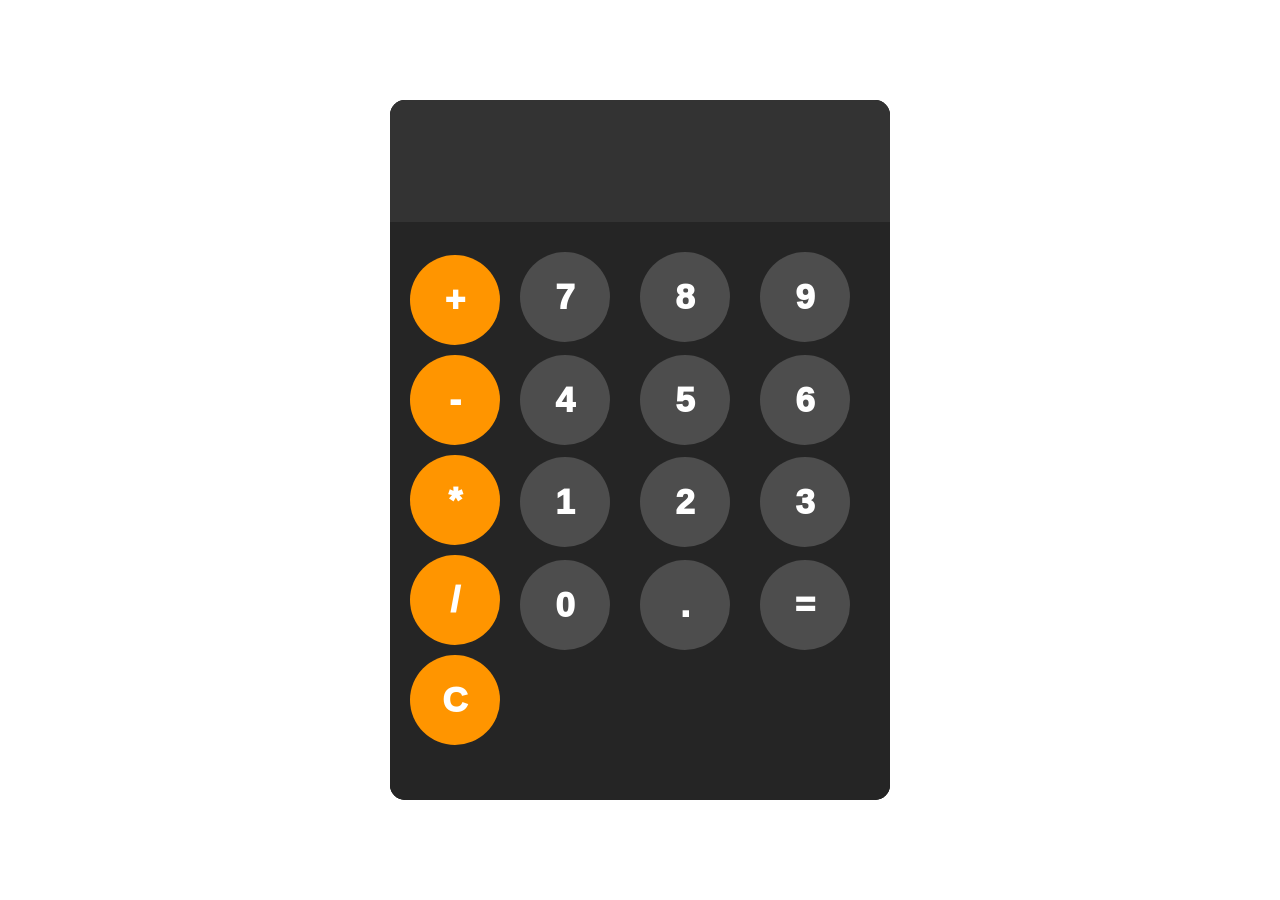
<file: code/calculator/index.html>
<!DOCTYPE html>
<html lang="en">

          <head>
                    <meta charset="UTF-8">
                    <link rel="stylesheet" href="style.css">
                    <meta name="viewport" content="width=device-width, initial-scale=1.0">
                    <title>Calculator</title>
          </head>

          <body>

                    <div id="mainContainer">

                              <div id="inputContainer">
                                        <input id="input" type="text">
                              </div>
                              <div id="buttonContainer">
                                        <div id="oprationalContainer">
                                                  <button onclick="btnPressed(`+`)" id="addition" class="oprational">+</button>
                                                  <button onclick="btnPressed(`-`)" id="subtraction" class="oprational">-</button>
                                                  <button onclick="btnPressed(`*`)" id="multiplication" class="oprational">*</button>
                                                  <button onclick="btnPressed(`/`)" id="divition" class="oprational">/</button>
                                                  <button onclick="btnPressed(`C`)" id="clear" class="oprational">C</button>
                                        </div>
                                        <div id="numberContainer">
                                                  <button onclick="btnPressed(`7`)" id="btn7" class="number">7</button>
                                                  <button onclick='btnPressed("8  ")' id="btn8" class="number">8</button>
                                                  <button onclick="btnPressed(`9`)" id="btn9" class="number">9</button>
                                                  <button onclick="btnPressed(`4`)" id="btn4" class="number">4</button>
                                                  <button onclick="btnPressed(`5`)" id="btn5" class="number">5</button>
                                                  <button onclick="btnPressed(`6`)" id="btn6" class="number">6</button>
                                                  <button onclick="btnPressed(`1`)" id="btn1" class="number">1</button>
                                                  <button onclick="btnPressed(`2`)" id="btn2" class="number">2</button>
                                                  <button onclick="btnPressed(`3`)" id="btn3" class="number">3</button>
                                                  <button onclick="btnPressed(`0`)" id="btn0" class="number">0</button>
                                                  <button onclick="btnPressed(`.`)" id="btn." class="number">.</button>
                                                  <button onclick="btnPressed(`=`)" id="ans" class="number">=</button>
                                        </div>
                              </div>
                    </div>
                    <script src="app.js"></script>
          </body>

</html>
</file>
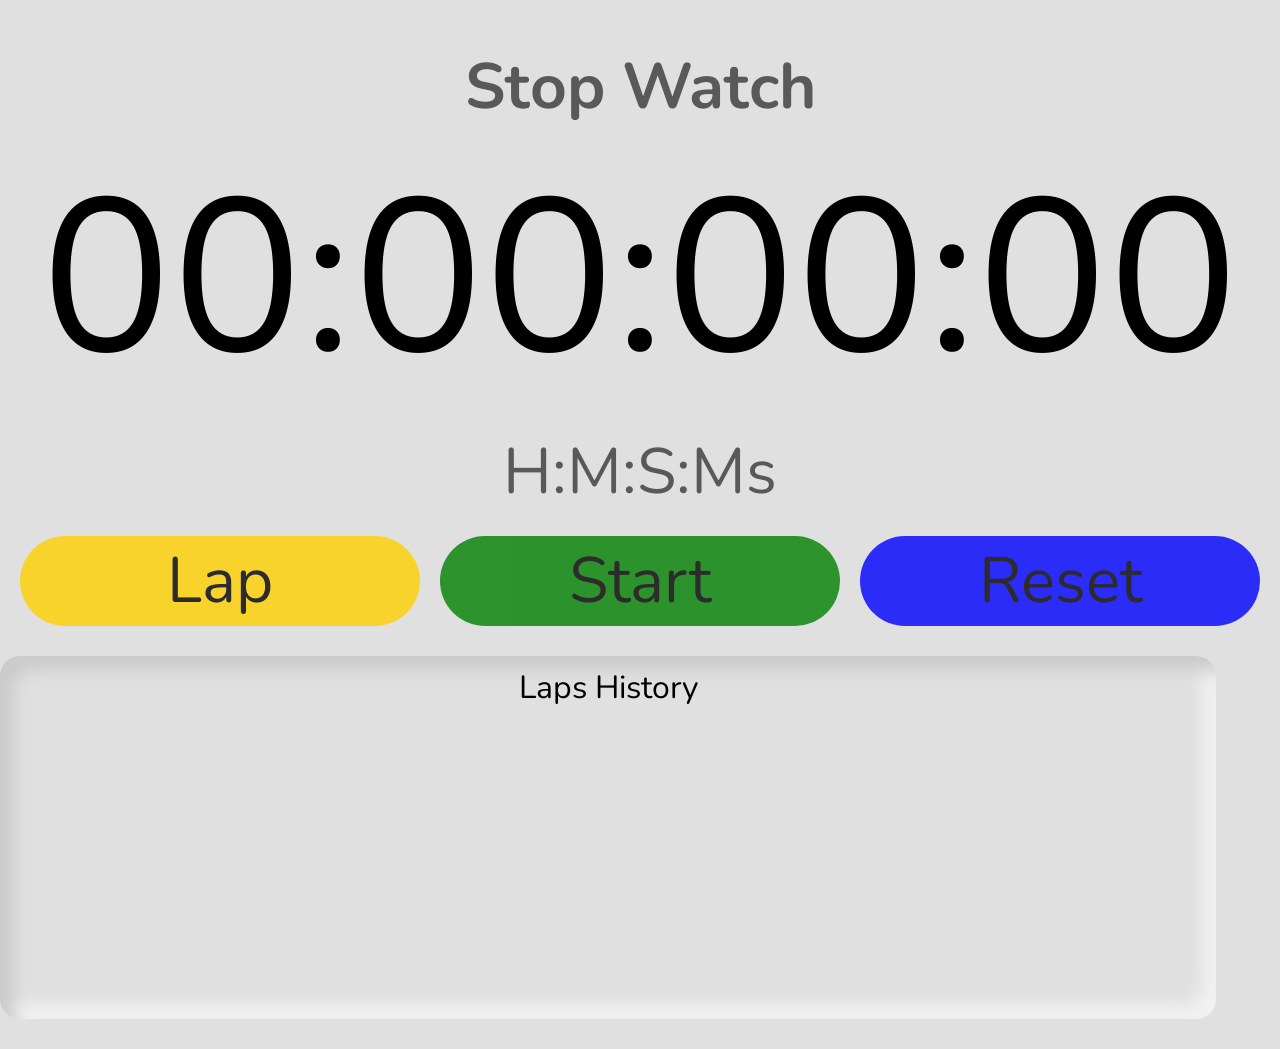
<file: code/Stop Watch/index.html>
<!DOCTYPE html>
<html lang="en">

          <head><link rel="shortcut icon" href="./img/Stop Watch.svg" type="image/x-icon">
                    <meta charset="UTF-8">
                    <meta name="viewport" content="width=device-width, initial-scale=1.0">
                    <title>UtilityBox</title>
                    <link rel="stylesheet" href="style.css">
          </head>

          <body data-theme="light">
                    

                    
                    <h1>Stop Watch</h1>
                    <label id="output" for="">00:00:00:00</label>
                    <br>
                    <label id="format" for="">H:M:S:Ms</label>
                    <div id="btnContainer">
                              <button onclick="laps()" id="lapsBtn">Lap</button>
                              <button onclick="start(this.innerText)" id="startBtn">Start</button>
                              <button onclick="reset()" id="resetBtn">Reset</button>
                    </div>
                    
                    <div id="lapsContainer">
                              <div id="lapsContainerHeader">
                                        <p>Laps History</p>
                              </div>
                              <div id="lapsContainerData"></div>


                    </div>





                    <script src="app.js"></script>
          </body>

</html>
</file>
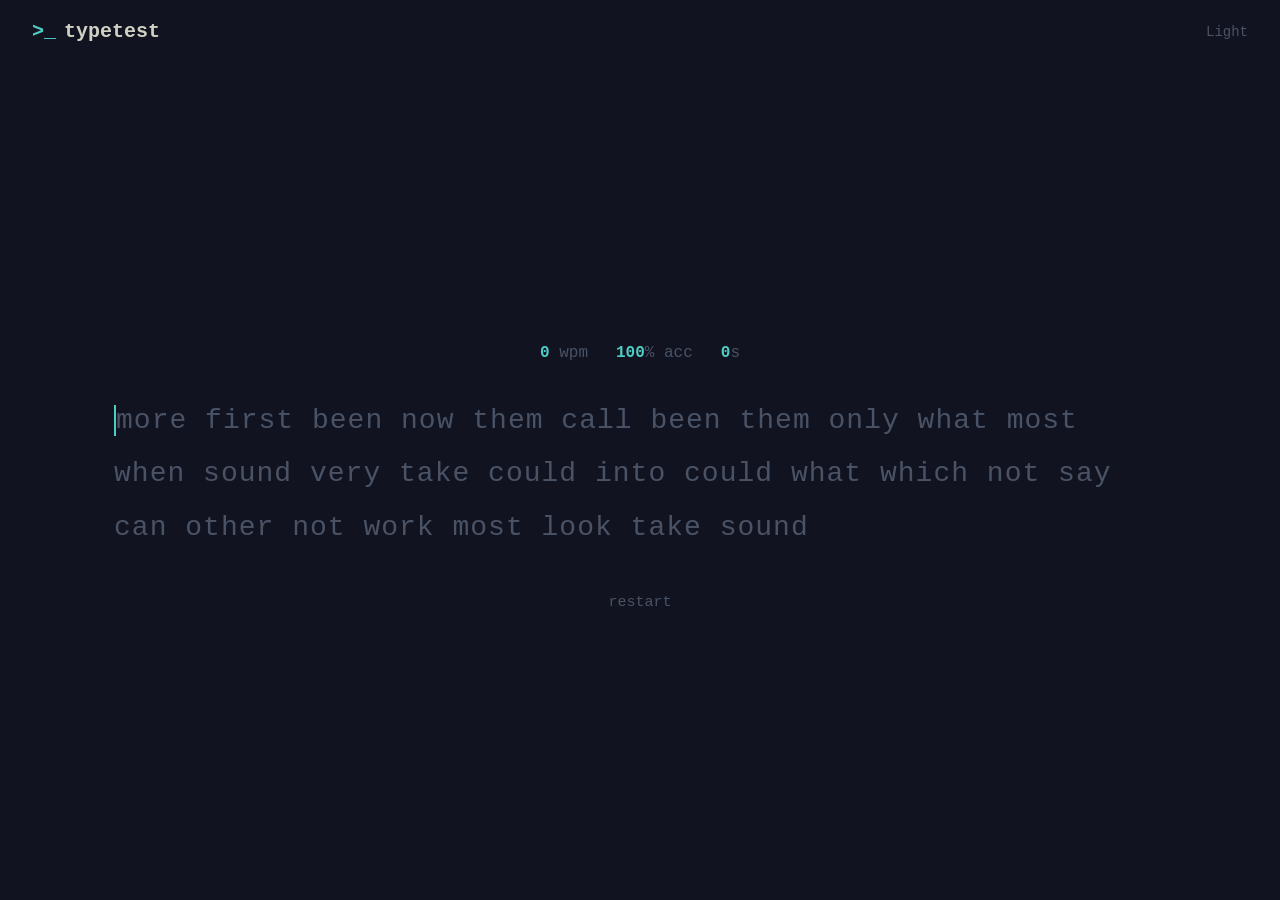
<file: code/type speed tester/index.html>
<!--
  ============================================================
  TYPING TEST  -  index.html
  ------------------------------------------------------------
  This is the STRUCTURE of the page (the skeleton).
  HTML = "what things are". CSS = "how they look".
  JS  = "what they do".

  Design inspired by Monkeytype: monospace font, dark theme,
  a teal accent, and words that flow across the screen.

  Read the comments as you go. Each <tag> is labelled so you
  can see WHY it was chosen.
  ============================================================
-->
<!DOCTYPE html>
<!-- lang tells the browser + screen readers this page is English -->
<html lang="en">

    <head>
        <!-- meta: information ABOUT the page (not shown on screen) -->
        <meta charset="UTF-8" />
        <meta name="viewport" content="width=device-width, initial-scale=1.0" />

        <!-- title: text shown on the browser tab -->
        <title>Typing Test</title>

        <!-- link: pulls in our external stylesheet (the CSS file) -->
        <link rel="stylesheet" href="style.css" />
    </head>

    <!-- We store the current theme on the <body> using a data-* attribute. -->
    <!-- JavaScript flips this between "dark" and "light".                  -->

    <body data-theme="dark">

        <!-- header: the top bar with the logo and the theme button -->
        <header class="topbar">

            <!-- The little logo on the left -->
            <div class="logo">
                <span class="logo-mark">&gt;_</span>
                <span class="logo-text">typetest</span>
            </div>

            <!-- button: click to switch between dark and light themes -->
            <button id="theme-toggle" class="theme-toggle">Light</button>

        </header>

        <!-- main: the primary content of the page -->
        <main class="app">

            <!-- The three live stats: speed, accuracy and time. -->
            <!-- They sit quietly above the words, like on Monkeytype. -->
            <section class="stats">
                <span class="stat"><b id="wpm">0</b> wpm</span>
                <span class="stat"><b id="accuracy">100</b>% acc</span>
                <span class="stat"><b id="timer">0</b>s</span>
            </section>

            <!-- The words to type are printed here.                          -->
            <!-- JS fills this with one <span> per character so we can colour  -->
            <!-- each letter and draw a caret on the current one.             -->
            <div class="quote" id="quote"> </div>

            <!-- A hidden text box that actually catches the typing.          -->
            <!-- We don't show it; clicking anywhere focuses it instead, so   -->
            <!-- the design stays clean like a real typing app.               -->
            <input id="input" class="hidden-input" autocomplete="off" autocapitalize="off" spellcheck="false" />

            <!-- button: load a fresh set of words and start over -->
            <button id="restart" class="button">restart</button>

        </main>

        <!-- script: loaded LAST so all the HTML above already exists -->
        <script src="script.js"></script>

    </body>

</html>
</file>
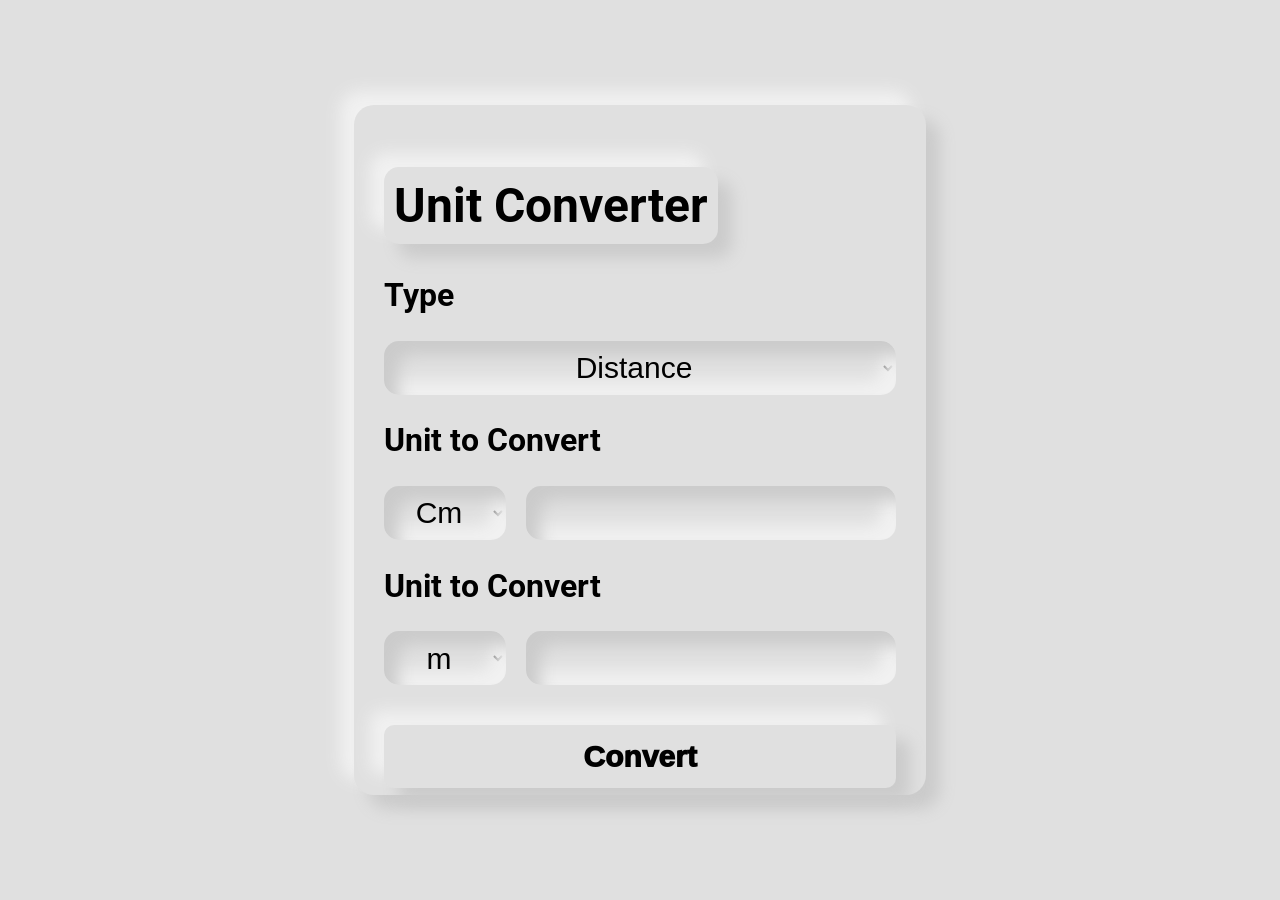
<file: code/Unit converter/index.html>
<!DOCTYPE html>
<html lang="en">

          <head>
                    <link rel="stylesheet" href="style.css">
                    <meta charset="UTF-8">
                    <meta name="viewport" content="width=device-width, initial-scale=1.0">
                    <title>Document</title>
          </head>

          <body data-theme="light">
                    <div id="mainContainer">
                              <h1>Unit Converter</h1>
                              <div>
                                        <h2>Type</h2>

                                        <select class="dropDown" id="typeContainer">
                                                  <option value="Distance">Distance</option>
                                                  <option value="Temrature">Temrature</option>
                                                  <option value="Storage">Storage</option>
                                                  <option value="Area">Area</option>
                                                  <option value="Volume">Volume</option>
                                        </select>
                              </div>
                              <div>
                                        <h2>Unit to Convert</h2>
                                        <div class="UnitContainer ">
                                                  <select id="inputContainer" class="dropDown Unit" name="" id=""></select>

                                                  <input id="inUnit" type="number">
                                        </div>

                              </div>
                              <div>
                                        <h2>Unit to Convert</h2>
                                        <div class="UnitContainer ">
                                                  <select id="OutputContainer" class="dropDown Unit" name="" id="">
                                                  </select>

                                                  <input disabled id="outUnit" type="number">
                                        </div>

                              </div>
                              <button id="ConvertBtn">Convert</button>

                    </div>

                    <script src="app.js"></script>
          </body>

</html>
</file>
<file: code/calculator/style.css>
body {
          display: flex;
          align-items: center;
          justify-content: center;
          height: 100vh;
          margin: 0px;
}

#mainContainer {
          overflow: hidden;
          height: 700px;
          width: 500px;
          border-radius: 15px;
          background: #000;
          display: grid;

          grid-template-rows: auto 1fr;
}

#mainContainer>div:first-child {
          background: #333333;

}

input {
          outline: none;
          background: none;
          margin: 0px;
          border: none;
          width: 94%;
          height: 120px;
          color: white;
          font-size: 50px;
          padding-left:30px ;
}

#buttonContainer {
          background: #252525;
          display: grid;
          grid-template-columns: auto 2fr;
}

.oprational {
          background: #ff9500;
}
.number{
          background: #4d4d4d;
}

#oprationalContainer {
          padding: 20px;
          padding-top: 33px;
          display: flex;
          flex-direction: column;
          gap: 10px;
          align-items: center;
          justify-content: start;
          
}

#numberContainer {
          height: 400px;
          gap: 10px;
          display: grid;
          padding: 20px;
          padding-top: 30px;
          padding-left: 0px;
          grid-template-columns: 1fr 1fr 1fr;
}

button {
          border: none;
          width: 90px;
          height: 90px;
          display: flex;
          align-items: center;
          justify-content: center;
          border-radius: 100px;
          color: white;
          font-weight: 1000;
          font-size: 35px;
          transition: 100ms;
}
button:hover{
          scale: 1.1;
          transition: 100ms;
}
</file>
<file: code/Stop Watch/style.css>
@import url('https://fonts.googleapis.com/css2?family=Nunito:ital,wght@0,200..1000;1,200..1000&display=swap');

[data-theme="dark"] {
          --bg: #0b0f19;
          --text: #e5e7eb;
          --lightShade: #121628;
          --darkShade: #04060a;

}

[data-theme="light"] {
          --bg: #e0e0e0;
          --text: black;
          --lightShade: #f1f1f1;
          --darkShade: #cbcbcb;

}

body {
          text-align: center;
          font-family: "Nunito", sans-serif;
          margin: 0px;
          background: var(--bg);
          color: var(--text);
}

h1 {
          font-size: max(5vw, 50px);
          margin-bottom: 0px;
          opacity: 0.6;
}

#output {
          margin-top: 0px;
          margin-bottom: 0px;
          font-size: 17vw;
}

#format {
          opacity: 0.6;
          margin-top: 0px;
          font-size: max(5vw, 50px);
}



#btnContainer {
          width: 100%;
          display: flex;
          gap: 20px;
          margin-top: 20px;
          justify-content: center;
}

button {
          font-family: "Nunito", sans-serif;
          color: var(--text);
          font-size: max(5vw, 50px);
          min-height: 10px;
          max-height: 140px;
          width: 400px;
          border-radius: 100px;
          border: none;
          opacity: 0.8;
          outline: none;
}

button:hover {
          opacity: 1;
}

button:nth-child(1) {
          background: rgb(255, 208, 0);
}

button:nth-child(2) {
          background: green;
}

button:nth-child(3) {
          background: blue;
}

#lapsContainer {
          overflow: hidden;
          width: min(95vw, 1550px);
          height: min-content;
          margin-top: 30px;
          margin-bottom: 30px;
          justify-self: center;
          border-radius: 20px;
          display: grid;
          background: var(--bg);
          box-shadow: inset 14px 14px 16px var(--darkShade),
                    inset -14px -14px 16px var(--lightShade);
}

#lapsContainerHeader>p {
          font-size: 2em;
          margin: 10px;
}

#lapsContainerData {
          height: 300px;
          overflow: auto;

}

.lapsData {
          display: flex;
          align-items: center;
          justify-content: space-between;
          padding-left: 30px;
          padding-right: 30px;

}

.lapsData>p {
          font-size: 1.4em; 
}




.stopBtn {
          background: red !important;
}

::-webkit-scrollbar {

          width: 6px;

}

::-webkit-scrollbar-thumb {

          background: #4fd1ff;

          border-radius: 10px;

}
</file>
<file: code/type speed tester/style.css>
/*
  ============================================================
  TYPING TEST  -  style.css
  ------------------------------------------------------------
  This file controls how the page LOOKS.

  Theme: a Monkeytype style UI  -  solid colours only,
  monospace font, dark by default with a light option.

  Tip for juniors: we define our colours ONCE as variables,
  then reuse them everywhere. We keep TWO sets of colours -
  one for dark mode, one for light mode - and JavaScript just
  swaps the data-theme on the <body> to switch between them.
  ============================================================
*/

/* ---------- DARK theme colours (the default) ---------- */
[data-theme="dark"] {
  --bg: #111420;
  /* page background - dark navy   */
  --sub: #4a5266;
  /* untyped text    - muted grey  */
  --text: #d1d0c5;
  /* typed correct   - soft white  */
  --accent: #4ecdc4;
  /* highlight       - teal        */
  --error: #ca4754;
  /* wrong letters   - red         */
  --caret: #4ecdc4;
  /* the typing cursor - teal      */
}

/* ---------- LIGHT theme colours ---------- */
[data-theme="light"] {
  --bg: #eaeaea;
  /* page background - light grey  */
  --sub: #a0a3ad;
  /* untyped text    - grey        */
  --text: #2c2e34;
  /* typed correct   - near black  */
  --accent: #0e9488;
  /* highlight       - deep teal   */
  --error: #d64550;
  /* wrong letters   - red         */
  --caret: #0e9488;
  /* the typing cursor - teal      */
}

/* Universal selector (*) = every element. A clean reset. */
* {
  margin: 0;
  padding: 0;
  box-sizing: border-box;
  /* padding counts INSIDE the width */
}

/* The whole page */
body {
  background-color: var(--bg);
  color: var(--sub);

  /* A monospace font gives each letter equal width - key for */
  /* a typing test, so nothing jumps around as you type.      */
  font-family: 'Roboto Mono', 'Courier New', monospace;

  min-height: 100vh;
  display: flex;
  flex-direction: column;

  /* transition = smoothly fade colours when the theme changes */
  transition: background-color 0.2s ease, color 0.2s ease;
}

/* ---------- Top bar (logo + theme button) ---------- */
.topbar {
  display: flex;
  align-items: center;
  justify-content: space-between;
  /* logo left, button right */
  padding: 20px 32px;
}

.logo {
  display: flex;
  align-items: center;
  gap: 8px;
  font-size: 20px;
  font-weight: 700;
}

.logo-mark {
  color: var(--accent);
}

/* the ">_" in teal   */
.logo-text {
  color: var(--text);
}

/* the name in white  */

/* The theme toggle button */
.theme-toggle {
  background: none;
  border: none;
  color: var(--sub);
  font-family: inherit;
  font-size: 14px;
  cursor: pointer;
  transition: color 0.15s ease;
}

.theme-toggle:hover {
  color: var(--accent);
}

/* ---------- Main content, centered on the page ---------- */
.app {
  flex: 1;
  /* grow to fill the leftover height */
  display: flex;
  flex-direction: column;
  align-items: center;
  justify-content: center;
  gap: 32px;
  padding: 24px;
  max-width: 1100px;
  margin: 0 auto;
  width: 100%;
}

/* ---------- The stats line ---------- */
.stats {
  display: flex;
  gap: 28px;
  font-size: 16px;
  color: var(--sub);
}

/* The numbers themselves stand out in the accent colour */
.stats b {
  color: var(--accent);
  font-weight: 700;
}

/* ---------- The words to type ---------- */
.quote {
  font-size: 28px;
  line-height: 1.9;
  letter-spacing: 1px;
  text-align: left;
  user-select: none;
  /* stop the text being selectable */
}

/* These classes are added by JavaScript, one letter at a time. */
.quote .correct {
  color: var(--text);
}

/* right */
.quote .wrong {
  color: var(--error);
}

/* wrong */

/* The letter you're ON gets a blinking caret bar on its left. */
.quote .current {
  border-left: 2px solid var(--caret);
  animation: blink 1s step-end infinite;
}

/* @keyframes = defines an animation. Here: fade in and out. */
@keyframes blink {
  50% {
    border-color: transparent;
  }
}

/* ---------- The hidden input ---------- */
/* We move it far off-screen instead of display:none, because a */
/* truly hidden input can't be focused on some phones.          */
.hidden-input {
  position: absolute;
  left: -9999px;
  opacity: 0;
}

/* ---------- The restart button ---------- */
.button {
  background: none;
  border: none;
  color: var(--sub);
  font-family: inherit;
  font-size: 15px;
  padding: 8px 20px;
  border-radius: 8px;
  cursor: pointer;
  transition: color 0.15s ease, background-color 0.15s ease;
}

.button:hover {
  color: var(--bg);
  background-color: var(--accent);
}
</file>
<file: code/Unit converter/style.css>
@import url('https://fonts.googleapis.com/css2?family=Roboto:ital,wght@0,100..900;1,100..900&display=swap');

[data-theme="dark"] {
          --bg: #0b0f19;
          --text: #e5e7eb;
          --lightShade: #121628;
          --darkShade: #04060a;

}

[data-theme="light"] {
          --bg: #e0e0e0;
          --text: black;
          --lightShade: #f1f1f1;
          --darkShade: #cbcbcb;

}

body {
          margin: 0px;
          padding: 0px;
          width: 100dvw;
          font-family: "Roboto", sans-serif;
          height: 100dvh;
          background: var(--bg);
          display: flex;
          align-items: center;
          justify-content: center;
          color:var(--text);

}

h1 {
          justify-self: center;
          font-size: 3em;
          border-radius: 15px;
          width: fit-content;
          padding: 10px;
          background: var(--bg);
          box-shadow: 14px 14px 16px var(--darkShade),
                    -14px -14px 16px var(--lightShade);
}

#mainContainer {
          width: 40vw;
          height: 70vh;
          text-align: center;
          padding: 30px;
          border-radius: 20px;
          background: var(--bg);
          box-shadow: 14px 14px 16px var(--darkShade),
                    -14px -14px 16px var(--lightShade);
}

#mainContainer>div>h2 {
          font-size: 2em;
          text-align: left;
          color: var(--text);
}

.dropDown {
          color: var(--text);



          border-radius: 15px;
          background: var(--bg);
          box-shadow: inset 14px 14px 16px var(--darkShade),
                    inset -14px -14px 16px var(--lightShade);
}

select {
          outline: none;
          border: none;
          font-size: 30px;
          text-align: center;

}

option {
          color: var(--text);
          background: var(--bg);
          border: none;
}

#typeContainer {
          anchor-name: --typeBox;
          overflow: hidden;
          width: 100%;
          height: 6vh;


}

#type {
          position-anchor: --typeBox;
          z-index: 22;
          width: anchor-size(width);
}


.Unit {
          z-index: 1;
          width: 30%;
          height: 6vh;
}

.dropDownList {
          padding: 0px;
          position: absolute;
          list-style: none;
          border-radius: 15px;
          background: var(--bg);
          height: 200px;
          overflow: auto;
}

.dropDownList li {
          padding: 10px;
          z-index: 200;
          font-size: 20px;
          margin: 20px;
          border-radius: 10px;
          background: var(--bg);
          box-shadow: 5px 5px 3px var(--darkShade),
                    -5px -5px 3px var(--lightShade);
}

.dropDownList li:hover {
          background: var(--bg);
          box-shadow: inset 5px 5px 10px var(--darkShade),
                    inset -5px -5px 10px var(--lightShade);

}

input {
          border-radius: 15px;
          width: 90%;
          background: var(--bg);
          border: none;
          outline: none;
          color: var(--text);
          text-align: center;
          font-size: 30px;
          box-shadow: inset 14px 14px 16px var(--darkShade),
                    inset -14px -14px 16px var(--lightShade);

}

.UnitContainer {
          width: 100%;
          gap: 20px;
          display: flex;
}



.UnitContainer {
          position: relative;
}

#inputUnitList {
          display: none;
}

#ConvertBtn {
          color: var(--text);
          font-weight: 1000;
          font-size: 30px;
          height: 10%;
          width: 100%;
          border: none;
          border-radius: 10px;
          margin: 40px;
          margin-left: 0px;
          background: var(--bg);
          box-shadow: 14px 14px 16px var(--darkShade),
                    -14px -14px 16px var(--lightShade);
          transition: scale 200ms;
          transition: box-shadow 1s;
}

#ConvertBtn:hover {
          transition: all 200ms;
          scale: 1.02;
}


#ConvertBtn:active {

          transition: all 100ms;
          box-shadow: inset 14px 14px 16px var(--darkShade),
                    inset -14px -14px 16px var(--lightShade);
}




@media screen and (max-width:767px) {

          #mainContainer {
                    width: 85vw;
                    height: auto;
                    padding: 10px;

          }

          h1 {

                    font-size: 8vw;

          }

          #mainContainer>div>h2 {
                    font-size: 5vw;
          }

          select {
                    font-size:7vw;

          }
          #ConvertBtn{
                    padding: 20px;
                    width: auto;
          }
}





::-webkit-scrollbar {

          width: 6px;

}

::-webkit-scrollbar-thumb {
          background: #51676f;

          border-radius: 10px;

}
</file>
